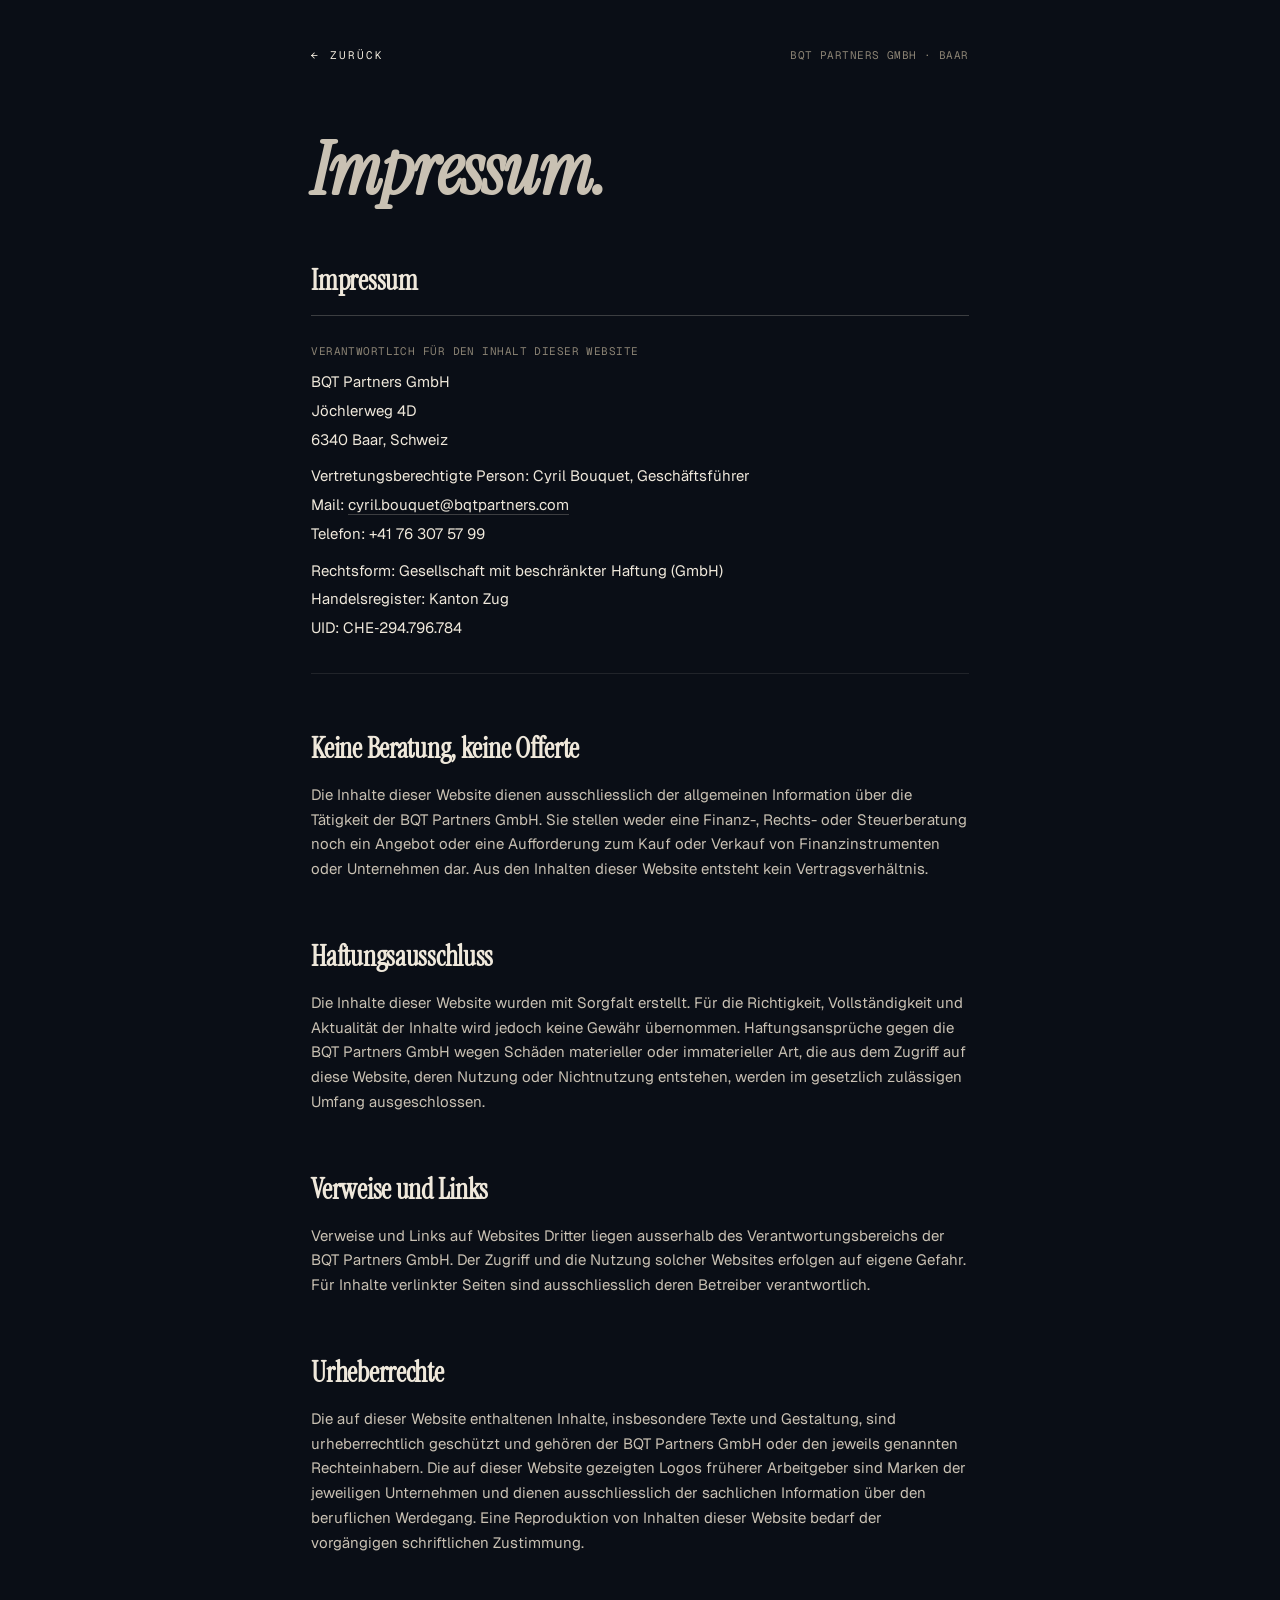
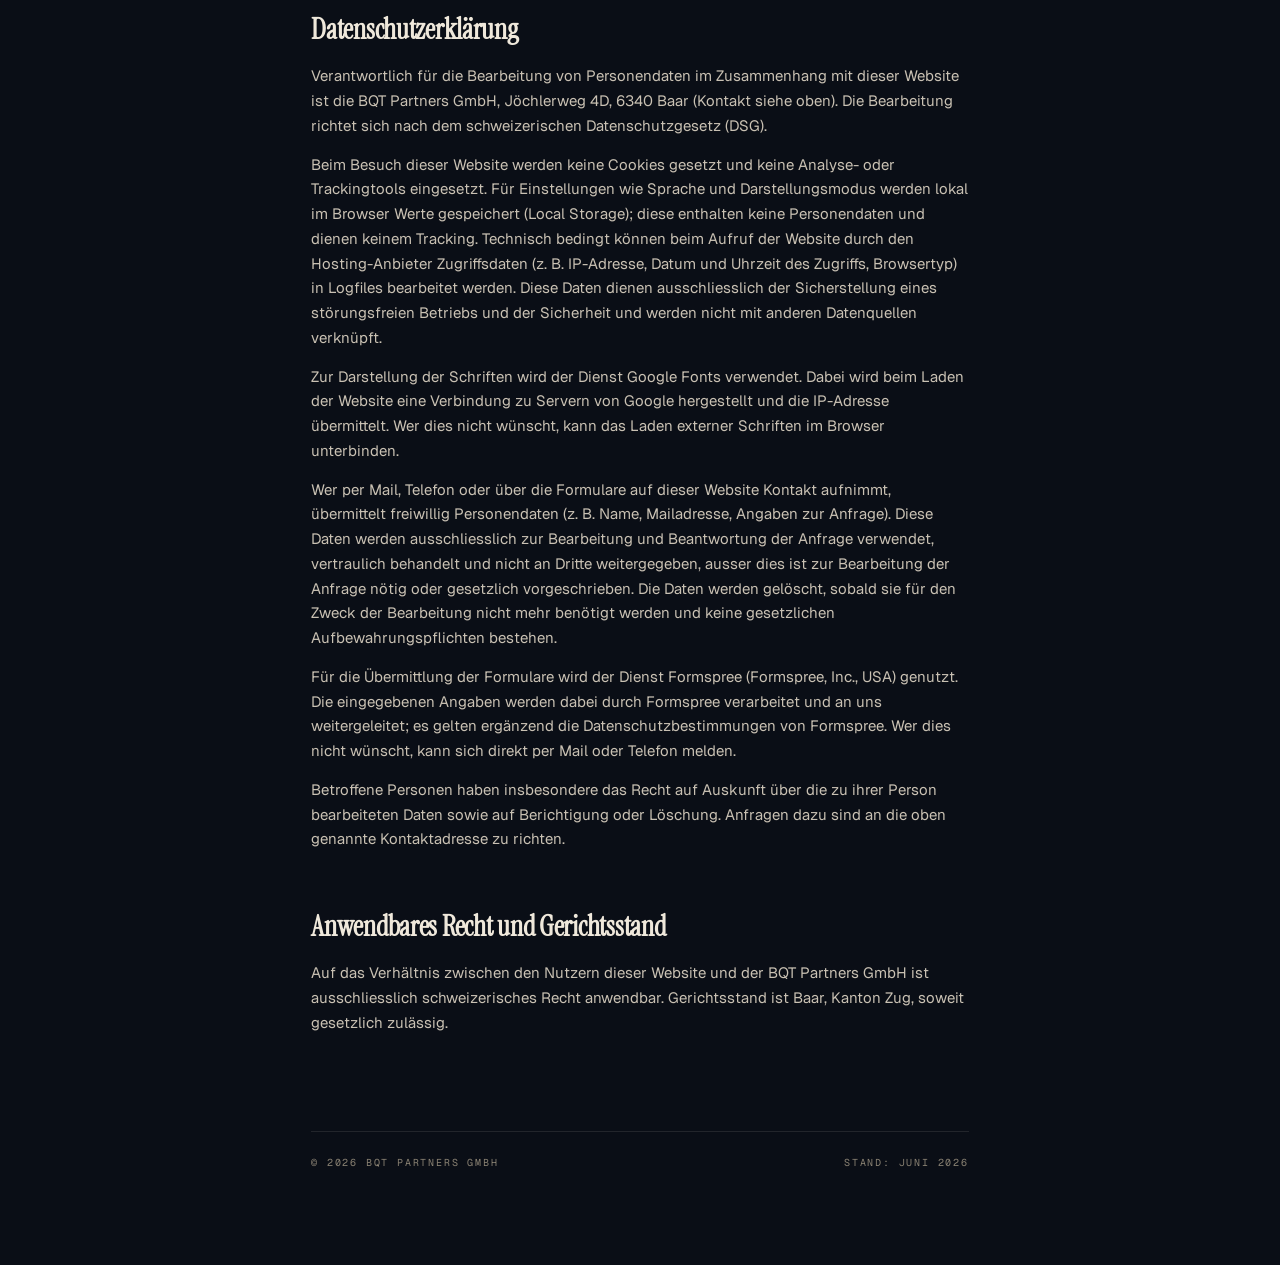
<file: bqt-website/Impressum.html>
<!DOCTYPE html>
<html lang="de">
<head>
  <meta charset="UTF-8" />
  <meta name="viewport" content="width=device-width, initial-scale=1.0" />
  <title>Impressum · BQT Partners</title>
  <meta name="robots" content="noindex" />

  <link rel="preconnect" href="https://fonts.googleapis.com" />
  <link rel="preconnect" href="https://fonts.gstatic.com" crossorigin />
  <link href="https://fonts.googleapis.com/css2?family=Instrument+Serif:ital@0;1&family=Geist:wght@300;400;500;600;700&family=Geist+Mono:wght@400;500&display=swap" rel="stylesheet" />
  <link rel="stylesheet" href="styles.css" />

  <script>
    // Match the main site's day/night mode
    (function () {
      var t;
      try { t = localStorage.getItem("bqt_theme"); } catch (e) {}
      if (!t) {
        var h = new Date().getHours();
        t = (h >= 7 && h < 19) ? "light" : "dark";
      }
      document.documentElement.dataset.theme = t;
    })();
  </script>

  <style>
    .legal-page {
      max-width: 760px;
      margin: 0 auto;
      padding: 48px var(--pad-x) 96px;
    }
    .legal-page__top {
      display: flex;
      justify-content: space-between;
      align-items: center;
      margin-bottom: 72px;
    }
    .legal-page h1 {
      font-family: var(--font-display);
      font-size: clamp(40px, 6vw, 72px);
      line-height: 1;
      letter-spacing: -0.015em;
      margin-bottom: 56px;
    }
    .legal-page h2 {
      font-family: var(--font-display);
      font-size: 28px;
      letter-spacing: -0.01em;
      margin: 56px 0 16px;
    }
    .legal-page p {
      font-size: 15px;
      line-height: 1.65;
      color: var(--ink-soft);
      margin-bottom: 14px;
    }
    .legal-page .firm {
      border-top: 1px solid var(--line-strong);
      border-bottom: 1px solid var(--line);
      padding: 28px 0;
      margin-bottom: 8px;
    }
    .legal-page .firm p { margin-bottom: 4px; color: var(--ink); }
    .legal-page .firm .mono { color: var(--ink-mute); margin-bottom: 12px; display: block; }
    .legal-page a { color: var(--ink); border-bottom: 1px solid var(--line-strong); transition: color 180ms ease, border-color 180ms ease; }
    .legal-page a:hover { color: var(--accent); border-color: var(--accent); }
    .legal-back {
      display: inline-flex;
      align-items: center;
      gap: 10px;
      font-family: var(--font-mono);
      font-size: 11px;
      letter-spacing: 0.18em;
      text-transform: uppercase;
      color: var(--ink-mute);
      border: none !important;
      transition: color 180ms ease;
    }
    .legal-back:hover { color: var(--accent); }
    .legal-note {
      font-family: var(--font-mono);
      font-size: 11px;
      letter-spacing: 0.04em;
      color: var(--ink-mute);
      border: 1px dashed var(--line-strong);
      padding: 12px 16px;
      margin: 16px 0;
    }
    .legal-page footer {
      margin-top: 96px;
      padding-top: 24px;
      border-top: 1px solid var(--line);
      display: flex;
      justify-content: space-between;
      font-family: var(--font-mono);
      font-size: 10px;
      letter-spacing: 0.18em;
      text-transform: uppercase;
      color: var(--ink-mute);
    }
  </style>
</head>
<body>
  <main class="legal-page">
    <div class="legal-page__top">
      <a class="legal-back" href="index.html"><span>←</span><span>Zurück</span></a>
      <span class="mono" style="color: var(--ink-mute);">BQT Partners GmbH · Baar</span>
    </div>

    <h1><em style="color: var(--ink-soft);">Impressum.</em></h1>

    <h2>Impressum</h2>
    <div class="firm">
      <span class="mono">Verantwortlich für den Inhalt dieser Website</span>
      <p>BQT Partners GmbH</p>
      <p>Jöchlerweg 4D</p>
      <p>6340 Baar, Schweiz</p>
      <p style="margin-top: 12px;">Vertretungsberechtigte Person: Cyril Bouquet, Geschäftsführer</p>
      <p>Mail: <a href="mailto:cyril.bouquet@bqtpartners.com">cyril.bouquet@bqtpartners.com</a></p>
      <p>Telefon: +41 76 307 57 99</p>
      <p style="margin-top: 12px;">Rechtsform: Gesellschaft mit beschränkter Haftung (GmbH)</p>
      <p>Handelsregister: Kanton Zug</p>
      <p>UID: CHE‑294.796.784</p>
    </div>

    <h2>Keine Beratung, keine Offerte</h2>
    <p>Die Inhalte dieser Website dienen ausschliesslich der allgemeinen Information über die Tätigkeit der BQT Partners GmbH. Sie stellen weder eine Finanz-, Rechts- oder Steuerberatung noch ein Angebot oder eine Aufforderung zum Kauf oder Verkauf von Finanzinstrumenten oder Unternehmen dar. Aus den Inhalten dieser Website entsteht kein Vertragsverhältnis.</p>

    <h2>Haftungsausschluss</h2>
    <p>Die Inhalte dieser Website wurden mit Sorgfalt erstellt. Für die Richtigkeit, Vollständigkeit und Aktualität der Inhalte wird jedoch keine Gewähr übernommen. Haftungsansprüche gegen die BQT Partners GmbH wegen Schäden materieller oder immaterieller Art, die aus dem Zugriff auf diese Website, deren Nutzung oder Nichtnutzung entstehen, werden im gesetzlich zulässigen Umfang ausgeschlossen.</p>

    <h2>Verweise und Links</h2>
    <p>Verweise und Links auf Websites Dritter liegen ausserhalb des Verantwortungsbereichs der BQT Partners GmbH. Der Zugriff und die Nutzung solcher Websites erfolgen auf eigene Gefahr. Für Inhalte verlinkter Seiten sind ausschliesslich deren Betreiber verantwortlich.</p>

    <h2>Urheberrechte</h2>
    <p>Die auf dieser Website enthaltenen Inhalte, insbesondere Texte und Gestaltung, sind urheberrechtlich geschützt und gehören der BQT Partners GmbH oder den jeweils genannten Rechteinhabern. Die auf dieser Website gezeigten Logos früherer Arbeitgeber sind Marken der jeweiligen Unternehmen und dienen ausschliesslich der sachlichen Information über den beruflichen Werdegang. Eine Reproduktion von Inhalten dieser Website bedarf der vorgängigen schriftlichen Zustimmung.</p>

    <h2>Datenschutzerklärung</h2>
    <p>Verantwortlich für die Bearbeitung von Personendaten im Zusammenhang mit dieser Website ist die BQT Partners GmbH, Jöchlerweg 4D, 6340 Baar (Kontakt siehe oben). Die Bearbeitung richtet sich nach dem schweizerischen Datenschutzgesetz (DSG).</p>
    <p>Beim Besuch dieser Website werden keine Cookies gesetzt und keine Analyse- oder Trackingtools eingesetzt. Für Einstellungen wie Sprache und Darstellungsmodus werden lokal im Browser Werte gespeichert (Local Storage); diese enthalten keine Personendaten und dienen keinem Tracking. Technisch bedingt können beim Aufruf der Website durch den Hosting-Anbieter Zugriffsdaten (z. B. IP-Adresse, Datum und Uhrzeit des Zugriffs, Browsertyp) in Logfiles bearbeitet werden. Diese Daten dienen ausschliesslich der Sicherstellung eines störungsfreien Betriebs und der Sicherheit und werden nicht mit anderen Datenquellen verknüpft.</p>
    <p>Zur Darstellung der Schriften wird der Dienst Google Fonts verwendet. Dabei wird beim Laden der Website eine Verbindung zu Servern von Google hergestellt und die IP-Adresse übermittelt. Wer dies nicht wünscht, kann das Laden externer Schriften im Browser unterbinden.</p>
    <p>Wer per Mail, Telefon oder über die Formulare auf dieser Website Kontakt aufnimmt, übermittelt freiwillig Personendaten (z. B. Name, Mailadresse, Angaben zur Anfrage). Diese Daten werden ausschliesslich zur Bearbeitung und Beantwortung der Anfrage verwendet, vertraulich behandelt und nicht an Dritte weitergegeben, ausser dies ist zur Bearbeitung der Anfrage nötig oder gesetzlich vorgeschrieben. Die Daten werden gelöscht, sobald sie für den Zweck der Bearbeitung nicht mehr benötigt werden und keine gesetzlichen Aufbewahrungspflichten bestehen.</p>
    <p>Für die Übermittlung der Formulare wird der Dienst Formspree (Formspree, Inc., USA) genutzt. Die eingegebenen Angaben werden dabei durch Formspree verarbeitet und an uns weitergeleitet; es gelten ergänzend die Datenschutzbestimmungen von Formspree. Wer dies nicht wünscht, kann sich direkt per Mail oder Telefon melden.</p>
    <p>Betroffene Personen haben insbesondere das Recht auf Auskunft über die zu ihrer Person bearbeiteten Daten sowie auf Berichtigung oder Löschung. Anfragen dazu sind an die oben genannte Kontaktadresse zu richten.</p>

    <h2>Anwendbares Recht und Gerichtsstand</h2>
    <p>Auf das Verhältnis zwischen den Nutzern dieser Website und der BQT Partners GmbH ist ausschliesslich schweizerisches Recht anwendbar. Gerichtsstand ist Baar, Kanton Zug, soweit gesetzlich zulässig.</p>

    <footer>
      <span>© 2026 BQT Partners GmbH</span>
      <span>Stand: Juni 2026</span>
    </footer>
  </main>
</body>
</html>
</file>
<file: bqt-website/styles.css>
/* ============================================
   BQT Partners — Design System
   Beyond Quarterly Thinking.
   ============================================ */

:root {
  /* Surface — deep cinematic with subtle navy undertone */
  --bg: #0a0e16;
  --bg-elev-1: #0f141e;
  --bg-elev-2: #151b27;
  --bg-elev-3: #1c2331;

  /* Ink — warm cream, not pure white */
  --ink: #efe8db;
  --ink-soft: #c9c1b3;
  --ink-mute: #8a8273;
  --ink-faint: #4d4a44;

  /* Accents — pulled from logo */
  --accent: #c8102e;             /* brand red */
  --accent-soft: #e63950;
  --navy: #1e3a6f;               /* brand navy lifted for dark */
  --navy-deep: #14213d;

  /* Hairlines */
  --line: rgba(239, 232, 219, 0.10);
  --line-strong: rgba(239, 232, 219, 0.22);

  /* Type */
  --font-display: "Instrument Serif", "Times New Roman", serif;
  --font-sans: "Geist", "Helvetica Neue", Helvetica, Arial, sans-serif;
  --font-mono: "Geist Mono", "JetBrains Mono", ui-monospace, monospace;

  /* Layout */
  --max-w: 1440px;
  --pad-x: clamp(24px, 4vw, 72px);
}

* { box-sizing: border-box; margin: 0; padding: 0; }

/* ----- Light theme (day mode) ----- */
html[data-theme="light"] {
  --bg: #f6f1e7;
  --bg-elev-1: #efe9db;
  --bg-elev-2: #e8e0cf;
  --bg-elev-3: #ded4bf;

  --ink: #161a24;
  --ink-soft: #434856;
  --ink-mute: #837c6c;
  --ink-faint: #c2bbaa;

  --line: rgba(22, 26, 36, 0.12);
  --line-strong: rgba(22, 26, 36, 0.26);
}
html[data-theme="light"] .nav {
  background: rgba(246, 241, 231, 0.8);
}
html[data-theme="light"] .founder__caption {
  background: rgba(246, 241, 231, 0.85);
}
html[data-theme="light"] .chip--active,
html[data-theme="light"] .btn--accent:hover,
html[data-theme="light"] .btn--filled:hover {
  color: #f6f1e7;
}
html[data-theme="light"] ::selection {
  color: #f6f1e7;
}

/* Employer logos: one rendering per theme */
.logo-for-light { display: none; }
html[data-theme="light"] .logo-for-light { display: block; }
html[data-theme="light"] .logo-for-dark { display: none; }

html, body {
  background: var(--bg);
  color: var(--ink);
  font-family: var(--font-sans);
  font-weight: 400;
  -webkit-font-smoothing: antialiased;
  -moz-osx-font-smoothing: grayscale;
  font-feature-settings: "ss01", "ss02";
}

body {
  min-height: 100vh;
  overflow-x: hidden;
}

a { color: inherit; text-decoration: none; }
button { font: inherit; color: inherit; background: none; border: none; cursor: pointer; }
img { display: block; max-width: 100%; }

/* ----- Type helpers ----- */
.display {
  font-family: var(--font-display);
  font-weight: 400;
  letter-spacing: -0.01em;
  line-height: 0.95;
}
.mono {
  font-family: var(--font-mono);
  font-weight: 400;
  letter-spacing: 0.04em;
  text-transform: uppercase;
  font-size: 11px;
}
.eyebrow {
  font-family: var(--font-mono);
  font-size: 11px;
  letter-spacing: 0.18em;
  text-transform: uppercase;
  color: var(--ink-mute);
}
.lede {
  font-family: var(--font-display);
  font-size: clamp(22px, 2.4vw, 32px);
  line-height: 1.25;
  color: var(--ink-soft);
  letter-spacing: -0.005em;
}

/* ----- Buttons / links ----- */
.btn {
  display: inline-flex;
  align-items: center;
  gap: 12px;
  padding: 14px 22px;
  border: 1px solid var(--line-strong);
  font-family: var(--font-mono);
  font-size: 11px;
  letter-spacing: 0.18em;
  text-transform: uppercase;
  color: var(--ink);
  background: transparent;
  transition: background 200ms ease, border-color 200ms ease, color 200ms ease;
  cursor: pointer;
}
.btn:hover { background: var(--ink); color: var(--bg); border-color: var(--ink); }
.btn--accent { border-color: var(--accent); color: var(--accent); }
.btn--accent:hover { background: var(--accent); color: var(--ink); border-color: var(--accent); }
.btn--filled { background: var(--ink); color: var(--bg); border-color: var(--ink); }
.btn--filled:hover { background: var(--accent); border-color: var(--accent); color: var(--ink); }

.arrow {
  display: inline-block;
  font-family: var(--font-mono);
  transition: transform 220ms ease;
}
.btn:hover .arrow { transform: translateX(4px); }
.btn--submit { box-shadow: inset 0 0 0 1px var(--accent); font-weight: 600; }
.btn--submit .arrow { font-weight: 700; }

/* ----- Hairline accents ----- */
.rule {
  height: 1px;
  background: var(--line);
  width: 100%;
}
.rule-strong { background: var(--line-strong); }
.rule-accent {
  height: 2px;
  width: 56px;
  background: var(--accent);
}

/* ----- Container ----- */
.container {
  max-width: var(--max-w);
  margin: 0 auto;
  padding-left: var(--pad-x);
  padding-right: var(--pad-x);
}

/* ----- Selection ----- */
::selection { background: var(--accent); color: var(--ink); }

/* ============================================
   SPLASH — entry gate
   ============================================ */
.splash {
  position: fixed;
  inset: 0;
  z-index: 100;
  background: var(--bg);
  display: flex;
  flex-direction: column;
  opacity: 1;
  transition: opacity 700ms ease, visibility 700ms ease;
  animation: splashIn 700ms ease;
}
@keyframes splashIn {
  from { opacity: 0; }
  to { opacity: 1; }
}
.splash--hidden {
  opacity: 0;
  visibility: hidden;
  pointer-events: none;
}

.splash__top {
  display: flex;
  justify-content: space-between;
  align-items: center;
  padding: 28px var(--pad-x);
  border-bottom: 1px solid var(--line);
}
.splash__top-right {
  display: flex;
  align-items: center;
  gap: 28px;
}

/* Language toggle */
.langtoggle {
  display: inline-flex;
  align-items: center;
  gap: 4px;
  font-family: var(--font-mono);
  font-size: 11px;
  letter-spacing: 0.16em;
  text-transform: uppercase;
  color: var(--ink-mute);
  border: 1px solid var(--line-strong);
  padding: 6px 10px;
}
.langtoggle button {
  color: var(--ink-mute);
  padding: 2px 6px;
  transition: color 180ms ease;
  font-family: inherit;
  font-size: inherit;
  letter-spacing: inherit;
  text-transform: inherit;
  background: none;
  border: none;
  cursor: pointer;
}
.langtoggle button:hover { color: var(--ink); }
.langtoggle button.is-active { color: var(--accent); }
.langtoggle__sep { color: var(--ink-faint); }

/* Day / night toggle */
.themetoggle {
  display: inline-flex;
  align-items: center;
  justify-content: center;
  width: 36px;
  height: 31px;
  border: 1px solid var(--line-strong);
  color: var(--ink-mute);
  cursor: pointer;
  transition: color 200ms ease, border-color 200ms ease;
}
.themetoggle:hover { color: var(--accent); border-color: var(--ink-mute); }
.themetoggle__icon {
  width: 12px;
  height: 12px;
  border-radius: 50%;
  display: block;
}
.themetoggle__icon.is-sun {
  background: currentColor;
  box-shadow: 0 0 0 2px var(--bg), 0 0 0 3px currentColor;
  width: 8px;
  height: 8px;
}
.themetoggle__icon.is-moon {
  background: transparent;
  box-shadow: inset -4px -3px 0 0 currentColor;
}

/* Nav right group */
.nav__right {
  display: flex;
  align-items: center;
  gap: 20px;
}

.splash__doors {
  flex: 1;
  display: grid;
  grid-template-columns: 1fr 1fr;
  position: relative;
}
.splash__divider {
  position: absolute;
  top: 0; bottom: 0;
  left: 50%;
  width: 1px;
  background: var(--line);
  z-index: 2;
}
.splash__divider::before {
  content: "";
  position: absolute;
  top: 50%;
  left: 50%;
  transform: translate(-50%, -50%);
  width: 8px;
  height: 8px;
  background: var(--accent);
  border-radius: 50%;
}

.door {
  position: relative;
  display: flex;
  flex-direction: column;
  justify-content: space-between;
  padding: 64px var(--pad-x) 56px;
  cursor: pointer;
  overflow: hidden;
  transition: background 500ms ease;
  min-height: 0;
}
.door::before {
  content: "";
  position: absolute;
  inset: 0;
  background: radial-gradient(
    ellipse at var(--mx, 50%) var(--my, 50%),
    rgba(200, 16, 46, 0.10) 0%,
    transparent 50%
  );
  opacity: 0;
  transition: opacity 500ms ease;
  pointer-events: none;
}
.door:hover::before { opacity: 1; }
.door:hover { background: var(--bg-elev-1); }

.door__index {
  font-family: var(--font-mono);
  font-size: 11px;
  letter-spacing: 0.18em;
  color: var(--ink-mute);
  text-transform: uppercase;
}

.door__title {
  font-family: var(--font-display);
  font-size: clamp(44px, 6.2vw, 120px);
  line-height: 0.95;
  letter-spacing: -0.02em;
  white-space: nowrap;
  transform-origin: left top;
  transition: transform 420ms cubic-bezier(0.22, 1, 0.36, 1);
}
.door:hover .door__title { transform: scale(1.035); }
.door__title em {
  font-style: italic;
  color: var(--ink-soft);
  transition: color 420ms ease;
}
.door:hover .door__title em { color: var(--ink); }

.door__desc {
  max-width: 440px;
  color: var(--ink-soft);
  font-size: 15px;
  line-height: 1.55;
  margin-top: 20px;
  transition: color 420ms ease;
}
.door:hover .door__desc { color: var(--ink); }

.door__cta {
  display: flex;
  align-items: center;
  gap: 14px;
  margin-top: 36px;
  font-family: var(--font-mono);
  font-size: 11px;
  letter-spacing: 0.2em;
  text-transform: uppercase;
  color: var(--ink-mute);
  transition: color 240ms ease;
}
.door:hover .door__cta { color: var(--accent); }
.door__cta .line {
  height: 1px;
  width: 40px;
  background: currentColor;
  transition: width 280ms ease;
}
.door:hover .door__cta .line { width: 88px; }

.door__meta {
  display: grid;
  grid-template-columns: repeat(2, 1fr);
  gap: 28px 40px;
  margin-top: 32px;
  padding-top: 28px;
  border-top: 1px solid var(--line);
  max-width: 460px;
}
.door__meta dt {
  font-family: var(--font-mono);
  font-size: 10px;
  letter-spacing: 0.16em;
  text-transform: uppercase;
  color: var(--ink-mute);
  margin-bottom: 6px;
}
.door__meta dd {
  font-size: 14px;
  color: var(--ink);
}

.splash__bottom {
  padding: 18px var(--pad-x);
  border-top: 1px solid var(--line);
  display: flex;
  justify-content: space-between;
  align-items: center;
  font-family: var(--font-mono);
  font-size: 10px;
  letter-spacing: 0.18em;
  text-transform: uppercase;
  color: var(--ink-mute);
}

/* ============================================
   NAV
   ============================================ */
.nav {
  position: sticky;
  top: 0;
  z-index: 40;
  background: rgba(10, 14, 22, 0.78);
  backdrop-filter: blur(14px);
  -webkit-backdrop-filter: blur(14px);
  border-bottom: 1px solid var(--line);
}
.nav__inner {
  display: flex;
  align-items: center;
  justify-content: space-between;
  padding: 18px var(--pad-x);
}
.nav__center {
  display: flex;
  gap: 36px;
  font-family: var(--font-mono);
  font-size: 11px;
  letter-spacing: 0.18em;
  text-transform: uppercase;
  color: var(--ink-soft);
}
.nav__center a { transition: color 180ms ease; }
.nav__center a:hover { color: var(--accent); }
.nav__back {
  display: flex; align-items: center; gap: 10px;
  font-family: var(--font-mono);
  font-size: 11px;
  letter-spacing: 0.18em;
  text-transform: uppercase;
  color: var(--ink-mute);
}
.nav__back:hover { color: var(--ink); }

/* ============================================
   HERO
   ============================================ */
.hero {
  padding-top: clamp(80px, 12vw, 160px);
  padding-bottom: clamp(72px, 10vw, 120px);
  border-bottom: 1px solid var(--line);
}
.hero__eyebrow-row {
  display: flex;
  justify-content: space-between;
  align-items: center;
  margin-bottom: 56px;
}
.hero__eyebrow {
  display: flex; align-items: center; gap: 14px;
  font-family: var(--font-mono);
  font-size: 11px;
  letter-spacing: 0.2em;
  text-transform: uppercase;
  color: var(--ink-mute);
}
.hero__eyebrow .dot {
  width: 6px; height: 6px; border-radius: 50%;
  background: var(--accent);
}
.hero__title {
  font-family: var(--font-display);
  font-size: clamp(56px, 11vw, 168px);
  line-height: 0.92;
  letter-spacing: -0.02em;
}
.hero__title em {
  font-style: italic;
  color: var(--ink-soft);
}
.hero__title .accent-bar {
  display: inline-block;
  width: 0.5em;
  height: 0.06em;
  background: var(--accent);
  vertical-align: middle;
  margin: 0 0.2em 0.18em;
}
.hero__lower {
  display: grid;
  grid-template-columns: 1fr 1fr;
  gap: 64px;
  margin-top: 72px;
  align-items: end;
}
.hero__statement {
  font-family: var(--font-display);
  font-size: clamp(20px, 1.9vw, 26px);
  line-height: 1.35;
  color: var(--ink-soft);
  max-width: 540px;
  white-space: pre-line;
}
.hero__meta {
  display: grid;
  grid-template-columns: repeat(3, 1fr);
  gap: 24px;
  border-top: 1px solid var(--line);
  padding-top: 24px;
}
.hero__meta-item dt {
  font-family: var(--font-mono);
  font-size: 10px;
  letter-spacing: 0.16em;
  text-transform: uppercase;
  color: var(--ink-mute);
  margin-bottom: 6px;
}
.hero__meta-item dd {
  font-family: var(--font-display);
  font-size: 24px;
  color: var(--ink);
}

/* ============================================
   SECTION wrapper
   ============================================ */
.section {
  padding-top: clamp(80px, 10vw, 140px);
  padding-bottom: clamp(80px, 10vw, 140px);
  border-bottom: 1px solid var(--line);
}
.section__head {
  display: grid;
  grid-template-columns: 1fr 1.6fr;
  gap: 64px;
  margin-bottom: 72px;
  align-items: center;
}
.section__num {
  font-family: var(--font-mono);
  font-size: 11px;
  letter-spacing: 0.2em;
  text-transform: uppercase;
  color: var(--ink-mute);
}
.section__title {
  font-family: var(--font-display);
  font-size: clamp(44px, 6.5vw, 92px);
  line-height: 0.96;
  letter-spacing: -0.015em;
}
.section__title em { font-style: italic; color: var(--ink-soft); }
.section__intro {
  font-size: 16px;
  line-height: 1.55;
  color: var(--ink-soft);
  max-width: 540px;
}
.section__intro p + p { margin-top: 14px; }

/* ============================================
   PILLARS
   ============================================ */
.pillars {
  display: grid;
  grid-template-columns: repeat(4, 1fr);
  border-top: 1px solid var(--line-strong);
}
.pillars--3 { grid-template-columns: repeat(3, 1fr); }
.pillar {
  padding: 44px 30px 48px;
  background: var(--bg);
  border-right: 1px solid var(--line);
  position: relative;
  transition: background 320ms ease;
  min-height: 440px;
  display: flex;
  flex-direction: column;
}
.pillars--4 .pillar:nth-child(4n) { border-right: none; }
.pillars--3 .pillar:nth-child(3n) { border-right: none; }
.pillar:hover { background: var(--bg-elev-1); }
.pillar__num {
  font-family: var(--font-mono);
  font-size: 10px;
  letter-spacing: 0.18em;
  text-transform: uppercase;
  color: var(--ink-mute);
  margin-bottom: 36px;
}
.pillar__title {
  font-family: var(--font-display);
  font-size: 31px;
  line-height: 1.05;
  margin-bottom: 8px;
  letter-spacing: -0.01em;
  min-height: 2.1em;
}
.pillar__sub {
  font-family: var(--font-mono);
  font-size: 11px;
  letter-spacing: 0.16em;
  text-transform: uppercase;
  color: var(--accent);
  margin-bottom: 28px;
}
.pillar__body {
  font-size: 14.5px;
  line-height: 1.6;
  color: var(--ink-soft);
  margin-bottom: 28px;
}
.pillar__list {
  list-style: none;
  margin-top: auto;
  border-top: 1px solid var(--line);
  padding-top: 20px;
}
.pillar__list li {
  display: flex;
  gap: 12px;
  padding: 8px 0;
  font-size: 13px;
  color: var(--ink-soft);
  line-height: 1.45;
}
.pillar__list li::before {
  content: "—";
  color: var(--ink-mute);
  font-family: var(--font-mono);
  flex-shrink: 0;
}

/* ============================================
   TRANSACTIONS
   ============================================ */
.transactions {
  border-top: 1px solid var(--line-strong);
}
.transaction {
  display: grid;
  grid-template-columns: 64px 220px 1fr;
  gap: 32px;
  padding: 32px 0;
  border-bottom: 1px solid var(--line);
  align-items: center;
  transition: background 240ms ease;
  cursor: default;
}
.transaction:hover { background: var(--bg-elev-1); }
.transaction__num {
  font-family: var(--font-mono);
  font-size: 11px;
  letter-spacing: 0.16em;
  color: var(--ink-mute);
}
.transaction__type {
  font-family: var(--font-mono);
  font-size: 11px;
  letter-spacing: 0.14em;
  text-transform: uppercase;
  color: var(--accent);
}
.transaction__desc {
  font-family: var(--font-display);
  font-size: 22px;
  line-height: 1.25;
  letter-spacing: -0.005em;
  max-width: 900px;
  min-height: 2.5em;
  display: flex;
  align-items: center;
}
.transaction__sector {
  font-size: 13px;
  color: var(--ink-soft);
}
.transaction__year {
  font-family: var(--font-mono);
  font-size: 10px;
  letter-spacing: 0.16em;
  text-transform: uppercase;
  color: var(--ink-mute);
  text-align: right;
}

/* ============================================
   FOUNDER (solo feature)
   ============================================ */
.founder {
  display: grid;
  grid-template-columns: 5fr 6fr;
  gap: 64px;
  align-items: start;
  border-top: 1px solid var(--line-strong);
  padding-top: 64px;
}
.founder__portrait-wrap {
  position: relative;
}
.founder__portrait {
  width: 100%;
  aspect-ratio: 4/5;
  object-fit: cover;
  display: block;
  filter: contrast(1.02);
}
.founder__caption {
  position: absolute;
  bottom: 16px;
  left: 16px;
  background: rgba(10, 14, 22, 0.78);
  backdrop-filter: blur(8px);
  -webkit-backdrop-filter: blur(8px);
  padding: 8px 14px;
  border: 1px solid var(--line);
  color: var(--ink-soft);
}
.founder__caption .mono {
  font-size: 10px;
  color: var(--ink-soft);
}
.founder__name-block { margin-bottom: 40px; }
.founder__name {
  font-family: var(--font-display);
  font-size: clamp(40px, 5vw, 72px);
  line-height: 1;
  letter-spacing: -0.015em;
}
.founder__name em { font-style: italic; color: var(--ink-soft); }
.founder__role {
  font-family: var(--font-mono);
  font-size: 11px;
  letter-spacing: 0.18em;
  text-transform: uppercase;
  color: var(--accent);
  margin-top: 14px;
}
.founder__bio p {
  font-size: 15px;
  line-height: 1.65;
  color: var(--ink-soft);
  margin-bottom: 16px;
  max-width: 540px;
}
.founder__facts {
  display: grid;
  grid-template-columns: 1fr 1fr;
  gap: 24px 36px;
  margin-top: 40px;
  padding-top: 32px;
  border-top: 1px solid var(--line);
}
.founder__facts dt {
  font-family: var(--font-mono);
  font-size: 10px;
  letter-spacing: 0.16em;
  text-transform: uppercase;
  color: var(--ink-mute);
  margin-bottom: 6px;
}
.founder__facts dd {
  font-size: 13.5px;
  color: var(--ink);
  line-height: 1.4;
}
@media (max-width: 900px) {
  .founder { grid-template-columns: 1fr; gap: 40px; }
  .founder__facts { grid-template-columns: 1fr; }
}

/* ============================================
   FOUNDER — previous employers strip
   ============================================ */
.founder__logos {
  margin-top: 36px;
  padding-top: 28px;
  border-top: 1px solid var(--line);
}
.founder__logos-label {
  color: var(--ink-mute);
  margin-bottom: 20px;
}
.founder__logos-row {
  display: flex;
  align-items: center;
  gap: 40px;
  flex-wrap: wrap;
}
.founder__logo { display: flex; align-items: center; }
.founder__logos-row img {
  width: auto;
  opacity: 0.62;
  transition: opacity 220ms ease;
}
.founder__logos-row img:hover { opacity: 0.95; }

/* ============================================
   SEARCH PROFILE (Erwerb & Aufbau)
   ============================================ */
.profile {
  border-top: 1px solid var(--line-strong);
}
.leaders-form {
  max-width: 720px;
  margin-top: 72px;
}
.leaders-form__head { margin-bottom: 40px; }
.leaders-form__head h3 {
  font-family: var(--font-display);
  font-size: 40px;
  line-height: 1.05;
  letter-spacing: -0.01em;
}
.leaders-form__head .rule-accent { margin: 20px 0; }
.leaders-form__head p {
  font-size: 15px;
  line-height: 1.6;
  color: var(--ink-soft);
}
.profile__row {
  display: grid;
  grid-template-columns: 1fr 2fr;
  gap: 32px;
  padding: 28px 0;
  border-bottom: 1px solid var(--line);
  align-items: center;
  transition: background 240ms ease;
}
.profile__row:hover { background: var(--bg-elev-1); }
.profile__row dt {
  font-family: var(--font-mono);
  font-size: 11px;
  letter-spacing: 0.16em;
  text-transform: uppercase;
  color: var(--ink-mute);
}
.profile__row dd {
  font-family: var(--font-display);
  font-size: clamp(20px, 1.8vw, 26px);
  line-height: 1.3;
  color: var(--ink);
  letter-spacing: -0.005em;
}
@media (max-width: 900px) {
  .profile__row { grid-template-columns: 1fr; gap: 8px; }
}

/* ============================================
   PEOPLE
   ============================================ */
.people {
  display: grid;
  grid-template-columns: repeat(3, 1fr);
  gap: 1px;
  background: var(--line);
  border-top: 1px solid var(--line-strong);
}
.person {
  background: var(--bg);
  padding: 36px 32px 40px;
  transition: background 260ms ease;
}
.person:hover { background: var(--bg-elev-1); }
.person__portrait {
  aspect-ratio: 4/5;
  margin-bottom: 28px;
  background:
    repeating-linear-gradient(
      135deg,
      var(--bg-elev-2) 0px,
      var(--bg-elev-2) 1px,
      var(--bg-elev-3) 1px,
      var(--bg-elev-3) 14px
    );
  position: relative;
  display: flex;
  align-items: center;
  justify-content: center;
  overflow: hidden;
}
.person__portrait::after {
  content: attr(data-label);
  font-family: var(--font-mono);
  font-size: 10px;
  letter-spacing: 0.18em;
  text-transform: uppercase;
  color: var(--ink-mute);
  background: var(--bg);
  padding: 6px 10px;
  border: 1px solid var(--line);
}
.person__name {
  font-family: var(--font-display);
  font-size: 30px;
  letter-spacing: -0.01em;
  margin-bottom: 4px;
}
.person__role {
  font-family: var(--font-mono);
  font-size: 11px;
  letter-spacing: 0.14em;
  text-transform: uppercase;
  color: var(--accent);
  margin-bottom: 16px;
}
.person__bio {
  font-size: 13.5px;
  line-height: 1.55;
  color: var(--ink-soft);
}

/* ============================================
   INQUIRY FORM
   ============================================ */
.inquiry {
  display: grid;
  grid-template-columns: 1fr 1.4fr;
  gap: 80px;
  align-items: start;
}
.inquiry__intro h3 {
  font-family: var(--font-display);
  font-size: 40px;
  line-height: 1.05;
  letter-spacing: -0.01em;
  margin-bottom: 20px;
}
.inquiry__intro p {
  font-size: 15px;
  line-height: 1.6;
  color: var(--ink-soft);
  max-width: 380px;
}
.inquiry__intro .rule-accent { margin: 28px 0; }
.inquiry__contact {
  margin-top: 40px;
  display: grid;
  gap: 20px;
}
.inquiry__contact dt {
  font-family: var(--font-mono);
  font-size: 10px;
  letter-spacing: 0.16em;
  text-transform: uppercase;
  color: var(--ink-mute);
  margin-bottom: 4px;
}
.inquiry__contact dd { font-size: 14px; }

.form-row {
  border-bottom: 1px solid var(--line);
  padding: 28px 0;
  position: relative;
  transition: border-color 240ms ease;
}
.form-row:first-child { border-top: 1px solid var(--line); }
.form-row:focus-within { border-color: var(--accent); }
.form-row__num {
  font-family: var(--font-mono);
  font-size: 11px;
  letter-spacing: 0.16em;
  color: var(--ink-mute);
  margin-bottom: 10px;
}
.form-row__label {
  font-family: var(--font-display);
  font-size: 22px;
  line-height: 1.3;
  margin-bottom: 14px;
  color: var(--ink);
}
.form-row input,
.form-row textarea,
.form-row select {
  width: 100%;
  background: transparent;
  border: none;
  outline: none;
  color: var(--ink);
  font-family: var(--font-sans);
  font-size: 15px;
  padding: 8px 0;
  resize: vertical;
}
.form-row input::placeholder,
.form-row textarea::placeholder {
  color: var(--ink-faint);
}
.form-row__chips {
  display: flex;
  gap: 8px;
  flex-wrap: wrap;
  margin-top: 6px;
}
.chip {
  padding: 8px 14px;
  border: 1px solid var(--line-strong);
  font-family: var(--font-mono);
  font-size: 10px;
  letter-spacing: 0.14em;
  text-transform: uppercase;
  color: var(--ink-soft);
  cursor: pointer;
  transition: all 200ms ease;
}
.chip:hover { color: var(--ink); border-color: var(--ink-mute); }
.chip--active {
  background: var(--accent);
  border-color: var(--accent);
  color: var(--ink);
}

.form-submit {
  display: flex;
  justify-content: space-between;
  align-items: center;
  padding-top: 32px;
}
.form-disclaimer {
  font-family: var(--font-mono);
  font-size: 10px;
  letter-spacing: 0.16em;
  text-transform: uppercase;
  color: var(--ink-mute);
  max-width: 280px;
  line-height: 1.6;
}

.form-success {
  padding: 60px 40px;
  border: 1px solid var(--accent);
  text-align: center;
}.form-success h4 {
  font-family: var(--font-display);
  font-size: 36px;
  margin-bottom: 12px;
}
.form-success p {
  color: var(--ink-soft);
  font-size: 14px;
}

/* ============================================
   FOOTER
   ============================================ */
.footer {
  padding: 80px var(--pad-x) 32px;
}
.footer__top {
  display: grid;
  grid-template-columns: auto auto auto;
  justify-content: space-between;
  gap: 40px;
  padding-bottom: 64px;
  border-bottom: 1px solid var(--line);
}
.footer__col:last-child { text-align: right; }
.footer__brand {
  font-family: var(--font-display);
  font-size: clamp(36px, 4vw, 56px);
  line-height: 1;
  letter-spacing: -0.01em;
}
.footer__brand em { font-style: italic; color: var(--ink-soft); }
.footer__col h5 {
  font-family: var(--font-mono);
  font-size: 10px;
  letter-spacing: 0.18em;
  text-transform: uppercase;
  color: var(--ink-mute);
  margin-bottom: 20px;
}
.footer__col ul { list-style: none; display: grid; gap: 10px; }
.footer__col li {
  font-size: 14px;
  color: var(--ink-soft);
}
.footer__col a {
  color: var(--ink-soft);
  font-size: 14px;
  transition: color 180ms ease;
}
.footer__col a:hover { color: var(--accent); }

.footer__bottom {
  display: flex;
  justify-content: space-between;
  align-items: center;
  margin-top: 32px;
  font-family: var(--font-mono);
  font-size: 10px;
  letter-spacing: 0.18em;
  text-transform: uppercase;
  color: var(--ink-mute);
}
.footer__legal { transition: color 180ms ease; }
.footer__legal:hover { color: var(--accent); }

/* ============================================
   LOGO MARK
   ============================================ */
.logo {
  display: inline-flex;
  align-items: baseline;
  line-height: 1;
}
.logo__wordmark {
  font-family: var(--font-display);
  font-size: 25px;
  letter-spacing: -0.01em;
  color: var(--ink);
  white-space: nowrap;
}
.logo__wordmark em {
  font-style: italic;
  color: var(--ink-soft);
}
.logo__dot { color: var(--accent); }

/* Original brand logo variant (toggle via Tweaks) */
.logo__image { display: none; align-items: center; }
.logo__image img { height: 46px; width: auto; }
html[data-logo="original"] .logo__wordmark { display: none; }
html[data-logo="original"] .logo__image { display: flex; }
.logo--lg .logo__image img { height: 76px; }

.logo--lg .logo__wordmark { font-size: 48px; }

/* ============================================
   IMAGERY placeholders — striped, monospace label
   ============================================ */
.image-slot {
  position: relative;
  background:
    repeating-linear-gradient(
      135deg,
      var(--bg-elev-1) 0px,
      var(--bg-elev-1) 1px,
      var(--bg-elev-2) 1px,
      var(--bg-elev-2) 12px
    );
  display: flex;
  align-items: center;
  justify-content: center;
  overflow: hidden;
}
.image-slot::after {
  content: attr(data-label);
  font-family: var(--font-mono);
  font-size: 10px;
  letter-spacing: 0.18em;
  text-transform: uppercase;
  color: var(--ink-mute);
  background: var(--bg);
  padding: 6px 12px;
  border: 1px solid var(--line);
}

/* ============================================
   MANIFESTO mid-page
   ============================================ */
.manifesto {
  padding-top: clamp(100px, 14vw, 180px);
  padding-bottom: clamp(100px, 14vw, 180px);
  text-align: center;
  border-bottom: 1px solid var(--line);
}
.manifesto__line {
  font-family: var(--font-display);
  font-size: clamp(48px, 9vw, 132px);
  line-height: 0.95;
  letter-spacing: -0.02em;
  display: block;
}
.manifesto__line em { font-style: italic; color: var(--ink-soft); }
.manifesto__line + .manifesto__line { margin-top: 8px; }
.manifesto__sub {
  margin-top: 48px;
  font-family: var(--font-display);
  font-size: 20px;
  line-height: 1.4;
  color: var(--ink-soft);
  max-width: 560px;
  margin-left: auto;
  margin-right: auto;
}
.manifesto__cta { margin-top: 48px; }

/* ============================================
   APP fade-in
   ============================================ */
.arm-page {
  animation: fadeIn 700ms ease forwards;
}
.arm-page--leaving {
  animation: fadeOut 420ms ease forwards;
}
@keyframes fadeIn {
  from { opacity: 0; transform: translateY(8px); }
  to { opacity: 1; transform: translateY(0); }
}
@keyframes fadeOut {
  from { opacity: 1; transform: translateY(0); }
  to { opacity: 0; transform: translateY(8px); }
}

/* ============================================
   RESPONSIVE
   ============================================ */
@media (max-width: 1380px) {
  .pillars, .pillars--3 { grid-template-columns: 1fr 1fr; }
  .pillar { min-height: auto; border-bottom: 1px solid var(--line); }
  .pillars--4 .pillar:nth-child(4n),
  .pillars--3 .pillar:nth-child(3n) { border-right: 1px solid var(--line); }
  .pillar:nth-child(2n) { border-right: none !important; }
  .pillar:nth-child(n+3) { border-bottom: none; }
}

@media (max-width: 900px) {
  .splash { overflow-y: auto; }
  .splash__top .mono { display: none; }
  .splash__bottom span:nth-child(2) { display: none; }
  .splash__doors { grid-template-columns: 1fr; }
  .splash__divider { display: none; }
  .door { padding: 48px var(--pad-x) 40px; border-bottom: 1px solid var(--line); }
  .door__title { font-size: clamp(38px, 11vw, 64px); }
  .nav__center { display: none; }
  .nav__back { display: none; }
  .nav__right { gap: 12px; }
  .logo__image img { height: 38px; }
  .pillars, .people { grid-template-columns: 1fr; }
  .pillar { min-height: auto; border-right: none !important; border-bottom: 1px solid var(--line); }
  .pillar:last-child { border-bottom: none; }
  .hero__lower, .section__head, .inquiry { grid-template-columns: 1fr; gap: 36px; }
  .hero__meta { grid-template-columns: 1fr; }
  .transaction { grid-template-columns: 1fr; gap: 8px; }
  .transaction__desc { min-height: 0; }
  .footer__top { grid-template-columns: 1fr 1fr; justify-content: start; }
  .footer__col:last-child { text-align: left; }
  .footer__bottom { flex-wrap: wrap; gap: 10px; }
  .form-submit { flex-wrap: wrap; gap: 16px; }
  .leaders-form { margin-top: 48px; }
}
</file>
